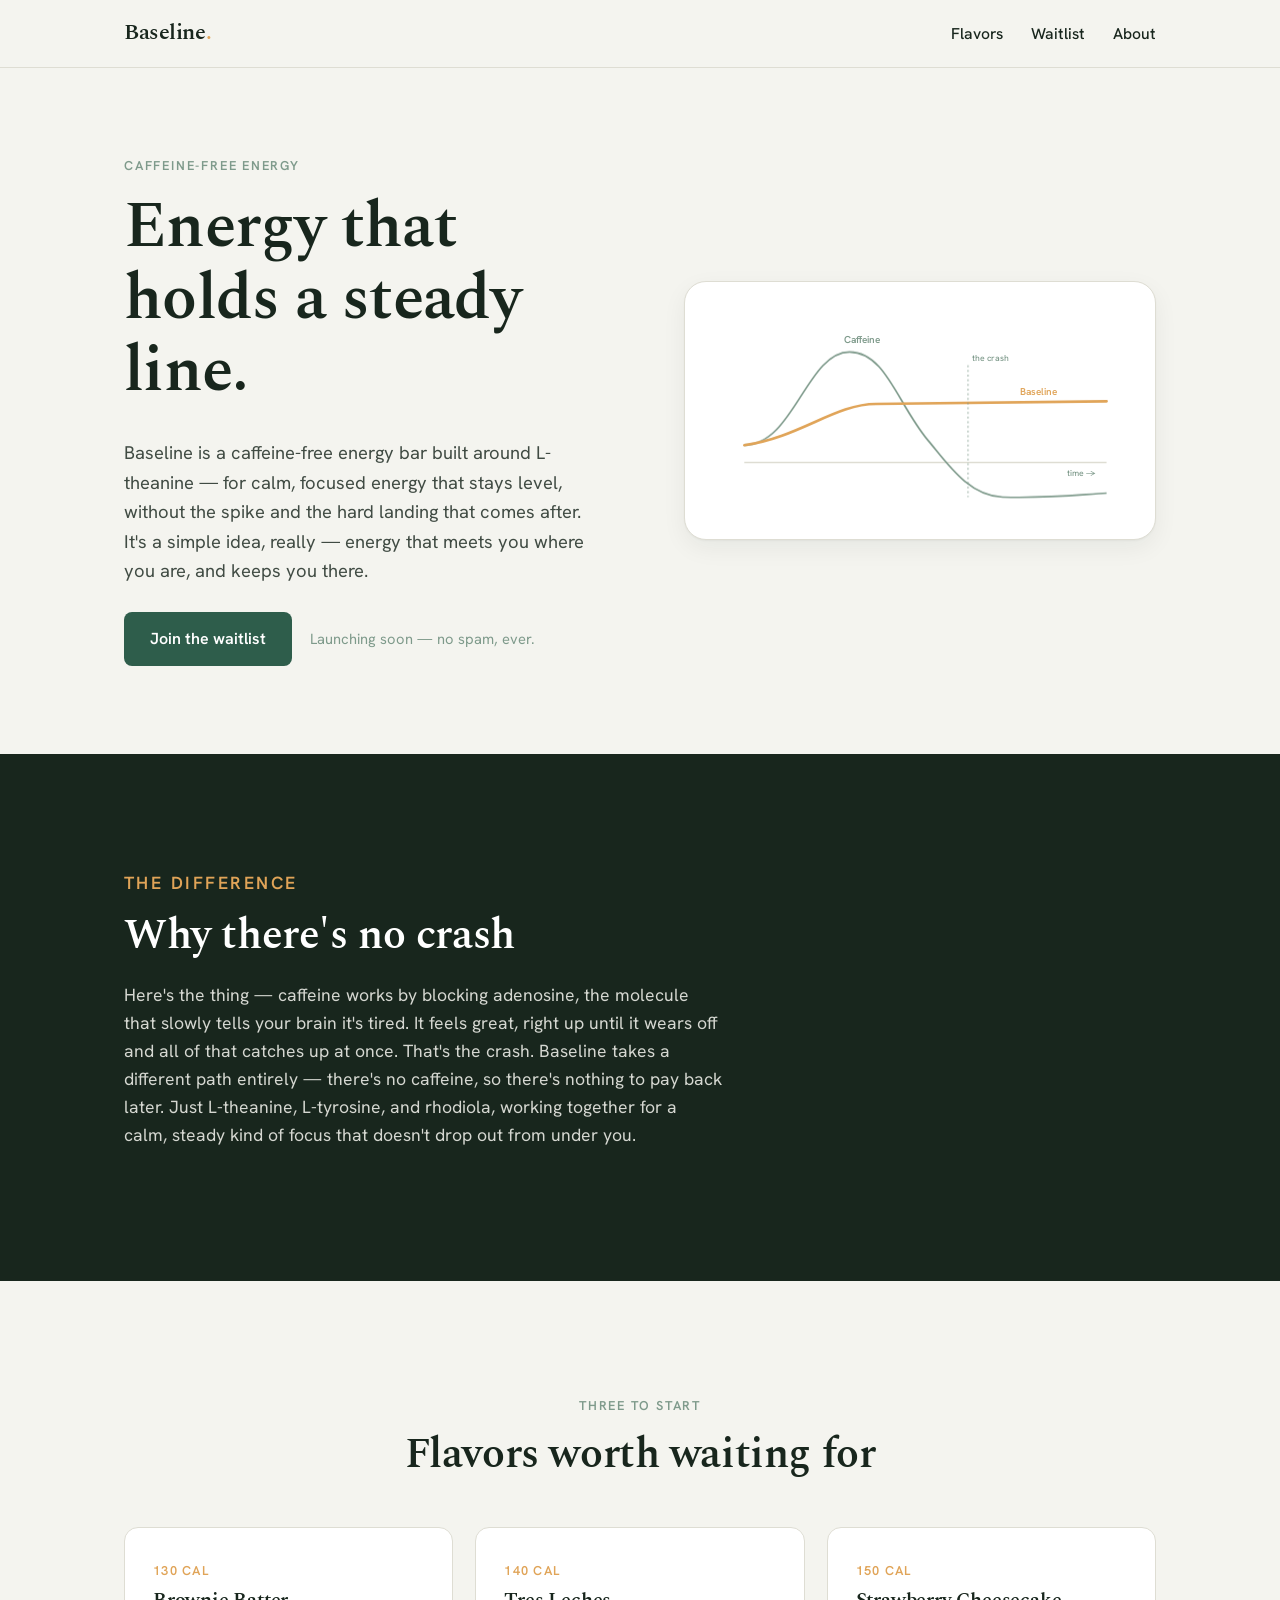
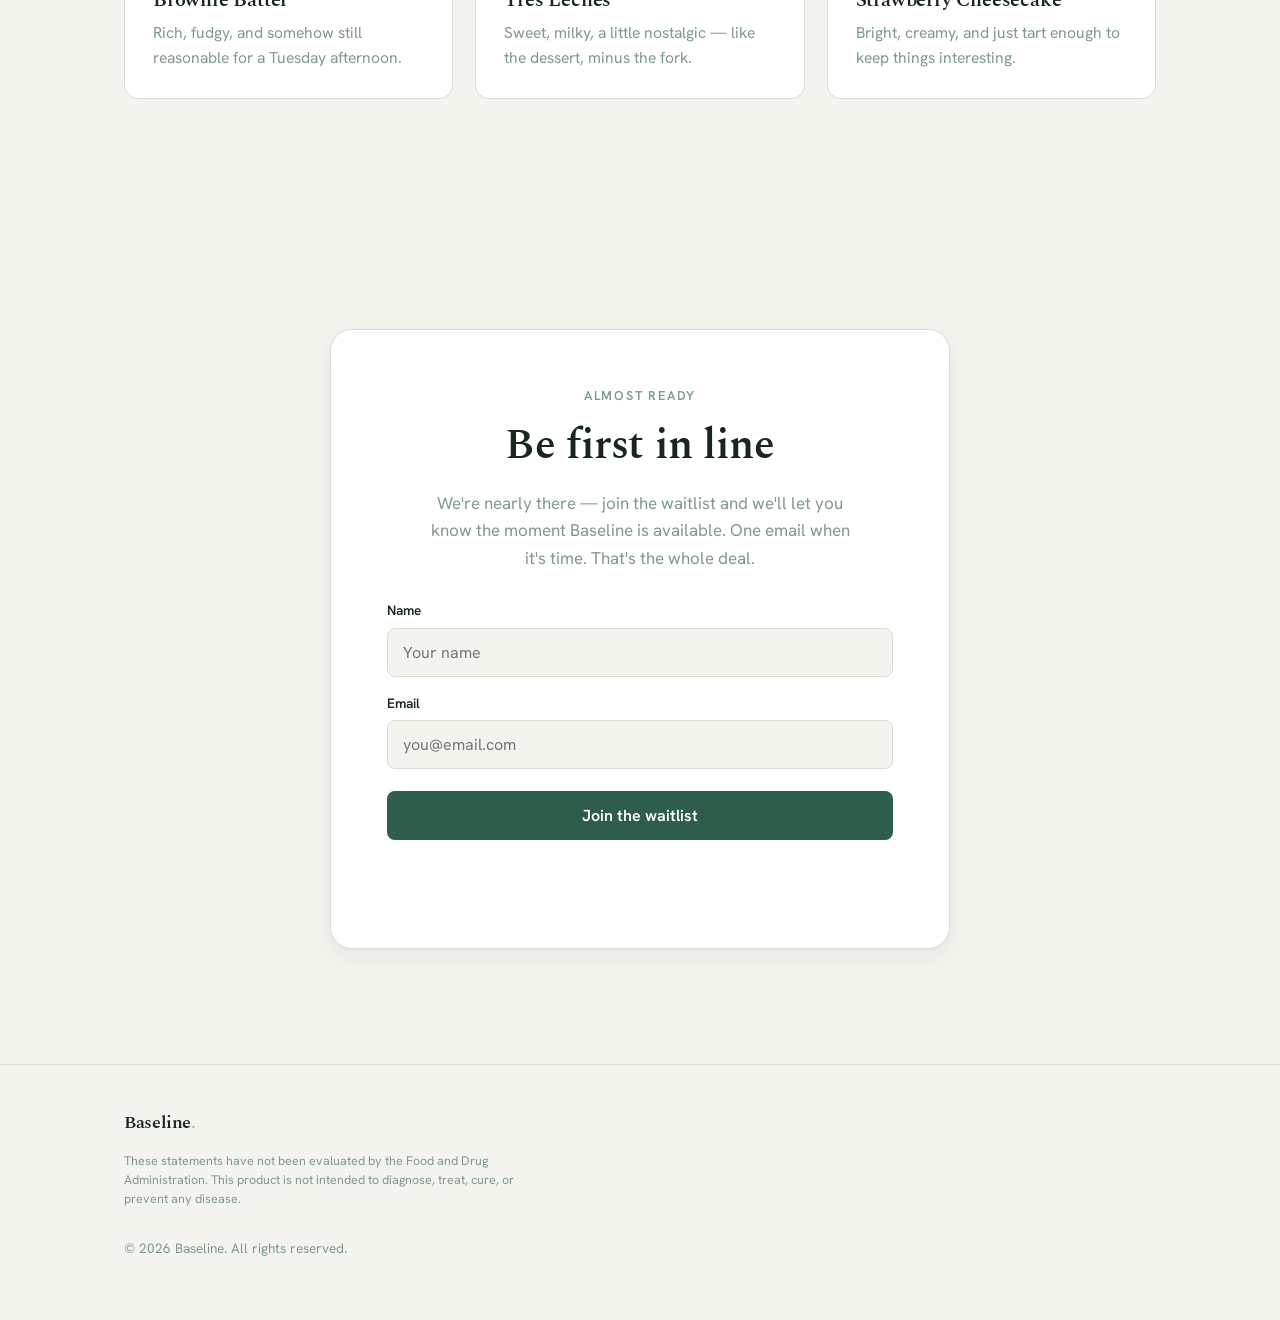
<file: index.html>
<!DOCTYPE html>
<html lang="en">
<head>
  <meta charset="UTF-8" />
  <meta name="viewport" content="width=device-width, initial-scale=1.0" />
  <title>Baseline — Steady, caffeine-free energy</title>
  <meta name="description" content="Baseline is a caffeine-free energy bar built around L-theanine for calm, steady focus — no spike, no crash." />

  <!-- Fonts. Swap these (and --font-* in styles.css) to restyle all text. -->
  <link rel="preconnect" href="https://fonts.googleapis.com" />
  <link rel="preconnect" href="https://fonts.gstatic.com" crossorigin />
  <link href="https://fonts.googleapis.com/css2?family=Hanken+Grotesk:wght@400;500;600;700&family=Spectral:ital,wght@0,400;0,500;0,600;1,500&display=swap" rel="stylesheet" />

  <link rel="stylesheet" href="styles.css" />
</head>
<body>

  <!-- ============================ NAV ============================ -->
  <!-- The wordmark IS the logo slot. Replace the text with an <img src="logo.svg"> when you have one. -->
  <nav class="nav">
    <div class="container">
      <a href="#top" class="wordmark">Baseline<span>.</span></a>
      <div class="nav-links">
        <a href="#flavors" class="hide-mobile">Flavors</a>
        <a href="#waitlist">Waitlist</a>
        <a href="about.html">About</a>
      </div>
    </div>
  </nav>

  <main id="top">

    <!-- ============================ HERO ========================== -->
    <section class="hero">
      <div class="container hero-grid">
        <div>
          <!-- EDIT COPY: hero headline + lede -->
          <p class="eyebrow">Caffeine-free energy</p>
          <h1>Energy that holds a steady line.</h1>
          <p class="lede">
            Baseline is a caffeine-free energy bar built around L-theanine — for calm,
            focused energy that stays level, without the spike and the hard landing that
            comes after. It's a simple idea, really — energy that meets you where you are,
            and keeps you there.
          </p>
          <div class="hero-cta">
            <a href="#waitlist" class="btn">Join the waitlist</a>
            <span class="note">Launching soon — no spam, ever.</span>
          </div>
        </div>

        <!-- SIGNATURE ELEMENT: the steady line vs. the caffeine spike-and-crash -->
        <div class="chart-card">
          <svg class="chart-svg" viewBox="0 0 640 320" role="img"
               aria-label="A chart comparing caffeine, which spikes then crashes, with Baseline, which rises and holds steady.">
            <!-- baseline axis -->
            <line class="axis" x1="56" y1="238" x2="600" y2="238" />
            <!-- caffeine: rises, peaks, crashes below the line, limps along -->
            <path class="line-caf" pathLength="1"
                  d="M56,212 C130,212 150,72 214,72 C268,72 286,150 332,205 C360,238 392,288 444,290 C520,292 562,286 600,284" />
            <!-- baseline: eases up to a plateau and stays -->
            <path class="line-base" pathLength="1"
                  d="M56,212 C140,200 192,150 254,150 C342,150 446,148 600,146" />
            <!-- "the crash" marker -->
            <line class="crash-mark" x1="392" y1="92" x2="392" y2="290" />
            <text class="chart-label label-caf"  x="206" y="58">Caffeine</text>
            <text class="chart-label label-base" x="470" y="136">Baseline</text>
            <text class="chart-label label-axis" x="398" y="86">the crash</text>
            <text class="chart-label label-axis" x="540" y="258">time →</text>
          </svg>
        </div>
      </div>
    </section>

    <!-- ===================== WHY NO CRASH ========================= -->
    <section class="crash block">
      <div class="container">
        <!-- EDIT COPY: the science pitch. Kept deliberately plain — see note from Claude. -->
        <p class="eyebrow">The difference</p>
        <h2>Why there's no crash</h2>
        <p>
          Here's the thing — caffeine works by blocking adenosine, the molecule that
          slowly tells your brain it's tired. It feels great, right up until it wears off
          and all of that catches up at once. That's the crash. Baseline takes a different
          path entirely — there's no caffeine, so there's nothing to pay back later. Just
          L-theanine, L-tyrosine, and rhodiola, working together for a calm, steady kind
          of focus that doesn't drop out from under you.
        </p>
      </div>
    </section>

    <!-- ========================= FLAVORS ========================== -->
    <section id="flavors" class="flavors block">
      <div class="container">
        <div class="head">
          <!-- EDIT COPY: flavors intro -->
          <p class="eyebrow">Three to start</p>
          <h2>Flavors worth waiting for</h2>
        </div>
        <div class="flavor-grid">
          <!-- EDIT COPY: flavor names, calories, and descriptions -->
          <article class="flavor">
            <span class="cal">130 cal</span>
            <h3>Brownie Batter</h3>
            <p>Rich, fudgy, and somehow still reasonable for a Tuesday afternoon.</p>
          </article>
          <article class="flavor">
            <span class="cal">140 cal</span>
            <h3>Tres Leches</h3>
            <p>Sweet, milky, a little nostalgic — like the dessert, minus the fork.</p>
          </article>
          <article class="flavor">
            <span class="cal">150 cal</span>
            <h3>Strawberry Cheesecake</h3>
            <p>Bright, creamy, and just tart enough to keep things interesting.</p>
          </article>
        </div>
      </div>
    </section>

    <!-- ======================== WAITLIST ========================== -->
    <section id="waitlist" class="waitlist block">
      <div class="container">
        <div class="panel">
          <!-- EDIT COPY: waitlist heading + blurb -->
          <p class="eyebrow">Almost ready</p>
          <h2>Be first in line</h2>
          <p>
            We're nearly there — join the waitlist and we'll let you know the moment
            Baseline is available. One email when it's time. That's the whole deal.
          </p>

          <!-- The form posts to your Google Apps Script. Set the URL in script.js. -->
          <form class="form" id="waitlist-form" novalidate>
            <div class="field">
              <label for="name">Name</label>
              <input type="text" id="name" name="name" autocomplete="name" placeholder="Your name" required />
            </div>
            <div class="field">
              <label for="email">Email</label>
              <input type="email" id="email" name="email" autocomplete="email" placeholder="you@email.com" required />
            </div>

            <!-- HONEYPOT: invisible to people. If anything fills it, we treat it as a bot. Leave it here. -->
            <div class="hp" aria-hidden="true">
              <label for="company">Company</label>
              <input type="text" id="company" name="company" tabindex="-1" autocomplete="off" />
            </div>

            <button type="submit" class="btn" id="submit-btn">Join the waitlist</button>
            <p class="form-status" id="form-status" role="status" aria-live="polite"></p>
          </form>
        </div>
      </div>
    </section>

  </main>

  <!-- =========================== FOOTER ========================== -->
  <footer class="footer">
    <div class="container">
      <a href="#top" class="wordmark">Baseline<span>.</span></a>
      <!-- EDIT COPY: supplement disclaimer. Keep something like this — see Claude's note. -->
      <p class="disclaimer">
        These statements have not been evaluated by the Food and Drug Administration.
        This product is not intended to diagnose, treat, cure, or prevent any disease.
      </p>
      <p class="copyright">© 2026 Baseline. All rights reserved.</p>
    </div>
  </footer>

  <script src="script.js" defer></script>
</body>
</html>
</file>
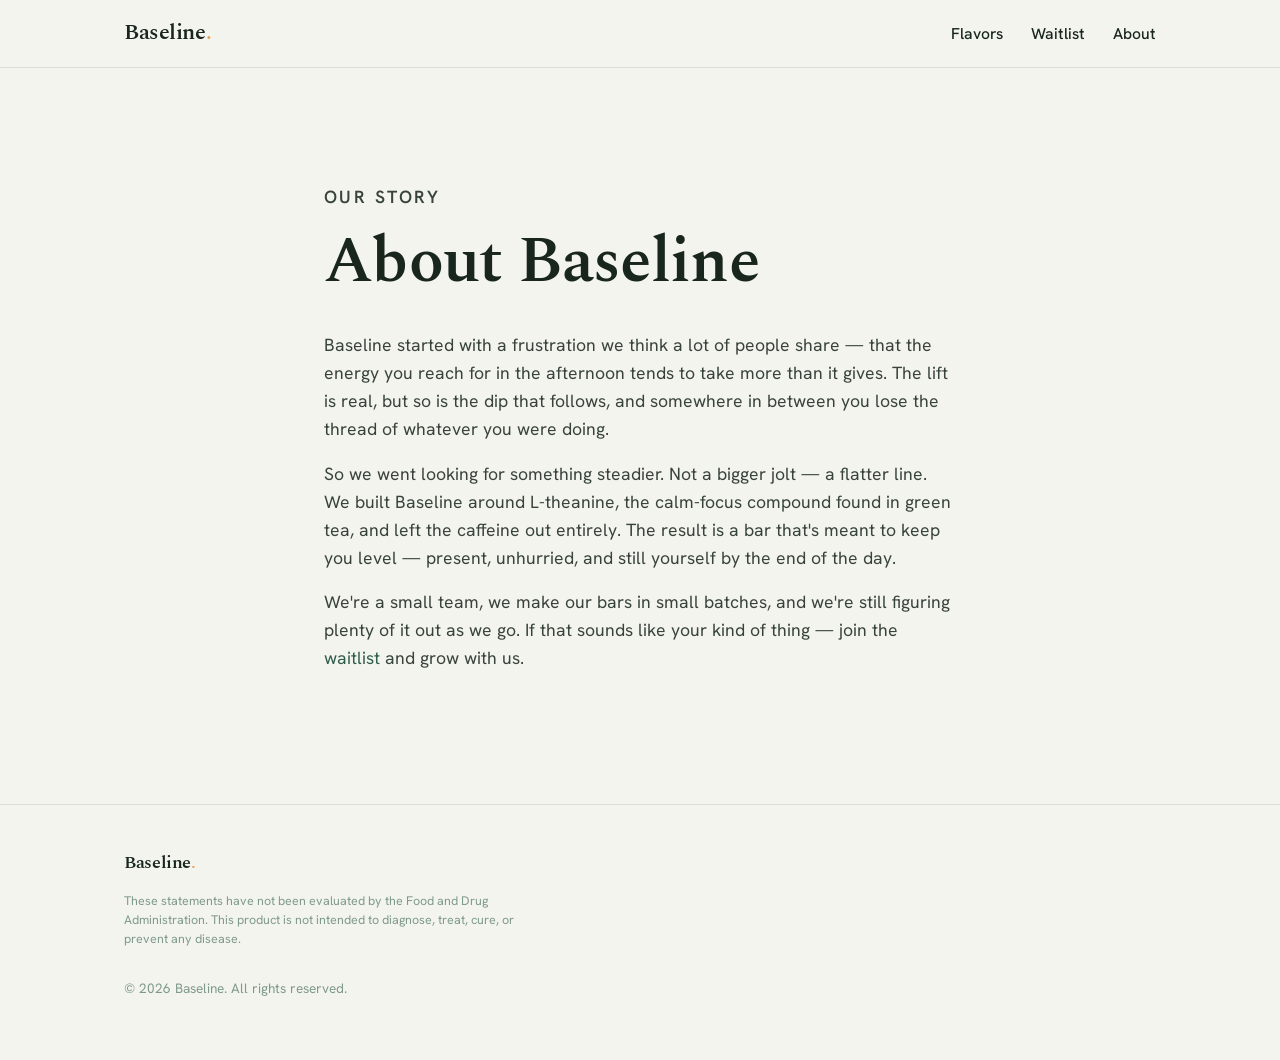
<file: about.html>
<!DOCTYPE html>
<html lang="en">
<head>
  <meta charset="UTF-8" />
  <meta name="viewport" content="width=device-width, initial-scale=1.0" />
  <title>About — Baseline</title>
  <meta name="description" content="The story behind Baseline — steady, caffeine-free energy." />

  <link rel="preconnect" href="https://fonts.googleapis.com" />
  <link rel="preconnect" href="https://fonts.gstatic.com" crossorigin />
  <link href="https://fonts.googleapis.com/css2?family=Hanken+Grotesk:wght@400;500;600;700&family=Spectral:ital,wght@0,400;0,500;0,600;1,500&display=swap" rel="stylesheet" />

  <link rel="stylesheet" href="styles.css" />
</head>
<body>

  <!-- Same nav as the homepage. Links back to homepage sections. -->
  <nav class="nav">
    <div class="container">
      <a href="index.html" class="wordmark">Baseline<span>.</span></a>
      <div class="nav-links">
        <a href="index.html#flavors" class="hide-mobile">Flavors</a>
        <a href="index.html#waitlist">Waitlist</a>
        <a href="about.html">About</a>
      </div>
    </div>
  </nav>

  <main>
    <section class="block">
      <div class="container about">
        <!-- EDIT COPY: the whole About story is placeholder. Make it yours. -->
        <p class="eyebrow">Our story</p>
        <h1>About Baseline</h1>
        <p>
          Baseline started with a frustration we think a lot of people share — that the
          energy you reach for in the afternoon tends to take more than it gives. The lift
          is real, but so is the dip that follows, and somewhere in between you lose the
          thread of whatever you were doing.
        </p>
        <p>
          So we went looking for something steadier. Not a bigger jolt — a flatter line.
          We built Baseline around L-theanine, the calm-focus compound found in green tea,
          and left the caffeine out entirely. The result is a bar that's meant to keep you
          level — present, unhurried, and still yourself by the end of the day.
        </p>
        <p>
          We're a small team, we make our bars in small batches, and we're still figuring
          plenty of it out as we go. If that sounds like your kind of thing — join the
          <a href="index.html#waitlist">waitlist</a> and grow with us.
        </p>
      </div>
    </section>
  </main>

  <footer class="footer">
    <div class="container">
      <a href="index.html" class="wordmark">Baseline<span>.</span></a>
      <p class="disclaimer">
        These statements have not been evaluated by the Food and Drug Administration.
        This product is not intended to diagnose, treat, cure, or prevent any disease.
      </p>
      <p class="copyright">© 2026 Baseline. All rights reserved.</p>
    </div>
  </footer>

</body>
</html>
</file>
<file: styles.css>
/* =================================================================
   BASELINE — STYLES
   =================================================================
   EVERYTHING YOU'LL WANT TO CHANGE LATER LIVES IN :root BELOW.
   Change a value once here and it updates across the whole site.
   - Colors: --color-*       (brand palette)
   - Fonts:  --font-*        (swap the families)
   - Shape:  --radius-*      (how round things are)
   No need to hunt through the rest of the file.
   ================================================================= */

:root {
  /* ---- BRAND COLORS (placeholder palette: "green tea & honey") ---- */
  --color-bg:        #F4F4EF;   /* page background        */
  --color-surface:   #FFFFFF;   /* cards / form           */
  --color-ink:       #18261D;   /* primary text + wordmark*/
  --color-primary:   #2E5D4B;   /* buttons, links         */
  --color-primary-d: #244B3C;   /* button hover (darker)  */
  --color-secondary: #7E9A8B;   /* muted text, the "caffeine" line */
  --color-accent:    #E0A458;   /* the steady "Baseline" line, highlights */
  --color-line:      #DEDDD3;   /* hairline borders       */
  --color-error:     #B4452F;   /* form error text        */

  /* ---- TYPOGRAPHY (swap these two families to restyle all text) ---- */
  --font-display: "Spectral", Georgia, serif;            /* headings   */
  --font-body:    "Hanken Grotesk", system-ui, sans-serif;/* everything else */

  /* ---- SHAPE & SPACING ---- */
  --radius-sm: 8px;
  --radius-md: 14px;
  --radius-lg: 22px;
  --container: 1080px;          /* max content width      */
  --nav-h: 68px;                /* sticky nav height      */

  --shadow-soft: 0 1px 2px rgba(24,38,29,.04), 0 8px 24px rgba(24,38,29,.06);
  --transition: 180ms ease;
}

/* ----------------------------- RESET ----------------------------- */
*, *::before, *::after { box-sizing: border-box; }
html { scroll-behavior: smooth; }
body {
  margin: 0;
  font-family: var(--font-body);
  font-size: 17px;
  line-height: 1.6;
  color: var(--color-ink);
  background: var(--color-bg);
  -webkit-font-smoothing: antialiased;
}
img, svg { display: block; max-width: 100%; }
a { color: var(--color-primary); text-decoration: none; }
a:hover { text-decoration: underline; }

/* --------------------------- TYPOGRAPHY -------------------------- */
h1, h2, h3 {
  font-family: var(--font-display);
  font-weight: 600;
  line-height: 1.12;
  letter-spacing: -0.01em;
  margin: 0 0 .5em;
}
h1 { font-size: clamp(2.4rem, 5.5vw, 4rem); }
h2 { font-size: clamp(1.8rem, 3.5vw, 2.6rem); }
h3 { font-size: 1.25rem; }
p  { margin: 0 0 1rem; }

.eyebrow {
  font-family: var(--font-body);
  font-weight: 600;
  font-size: .8rem;
  letter-spacing: .14em;
  text-transform: uppercase;
  color: var(--color-secondary);
  margin: 0 0 1rem;
}

/* ---------------------------- LAYOUT ----------------------------- */
.container {
  width: 100%;
  max-width: var(--container);
  margin-inline: auto;
  padding-inline: 24px;
}
.block { padding-block: clamp(64px, 9vw, 120px); }
/* sections you can scroll to need clearance under the sticky nav */
[id] { scroll-margin-top: calc(var(--nav-h) + 16px); }

/* ------------------------------ NAV ------------------------------ */
.nav {
  position: sticky;
  top: 0;
  z-index: 50;
  height: var(--nav-h);
  display: flex;
  align-items: center;
  background: color-mix(in srgb, var(--color-bg) 88%, transparent);
  backdrop-filter: saturate(140%) blur(8px);
  border-bottom: 1px solid var(--color-line);
}
.nav .container { display: flex; align-items: center; justify-content: space-between; }
.wordmark {
  font-family: var(--font-display);
  font-weight: 600;
  font-size: 1.35rem;
  letter-spacing: -0.02em;
  color: var(--color-ink);
}
.wordmark:hover { text-decoration: none; }
.wordmark span { color: var(--color-accent); } /* the dot — easy to swap for a logo */
.nav-links { display: flex; gap: 28px; align-items: center; }
.nav-links a {
  color: var(--color-ink);
  font-size: .98rem;
  font-weight: 500;
}
.nav-links a:hover { color: var(--color-primary); text-decoration: none; }

/* ---------------------------- BUTTONS ---------------------------- */
.btn {
  display: inline-block;
  font-family: var(--font-body);
  font-weight: 600;
  font-size: 1rem;
  color: #fff;
  background: var(--color-primary);
  border: none;
  border-radius: var(--radius-sm);
  padding: 14px 26px;
  cursor: pointer;
  transition: background var(--transition), transform var(--transition);
}
.btn:hover { background: var(--color-primary-d); text-decoration: none; }
.btn:active { transform: translateY(1px); }

/* ------------------------------ HERO ----------------------------- */
.hero { padding-block: clamp(48px, 7vw, 88px); }
.hero-grid {
  display: grid;
  grid-template-columns: 1.05fr 1fr;
  gap: clamp(32px, 5vw, 72px);
  align-items: center;
}
.hero p.lede {
  font-size: 1.15rem;
  color: color-mix(in srgb, var(--color-ink) 82%, transparent);
  max-width: 46ch;
}
.hero-cta { margin-top: 1.6rem; display: flex; align-items: center; gap: 18px; }
.hero-cta .note { font-size: .92rem; color: var(--color-secondary); }

/* the signature chart */
.chart-card {
  background: var(--color-surface);
  border: 1px solid var(--color-line);
  border-radius: var(--radius-lg);
  padding: 22px;
  box-shadow: var(--shadow-soft);
}
.chart-svg { width: 100%; height: auto; }
.axis        { stroke: var(--color-line); stroke-width: 2; }
.line-caf    { fill: none; stroke: var(--color-secondary); stroke-width: 2.5; stroke-dasharray: 6 6; }
.line-base   { fill: none; stroke: var(--color-accent); stroke-width: 4; stroke-linecap: round; }
.crash-mark  { stroke: var(--color-secondary); stroke-width: 1.5; stroke-dasharray: 3 4; opacity: .8; }
.chart-label { font-family: var(--font-body); font-size: 15px; font-weight: 600; }
.label-caf   { fill: var(--color-secondary); }
.label-base  { fill: var(--color-accent); }
.label-axis  { fill: var(--color-secondary); font-weight: 500; font-size: 13px; }

/* draw-in animation for the two lines */
.line-base, .line-caf { stroke-dasharray: 1; stroke-dashoffset: 1; pathLength: 1; }
.line-base { animation: draw 1.5s ease .2s forwards; }
.line-caf  { animation: draw 1.5s ease .2s forwards; stroke-dasharray: 6 6; stroke-dashoffset: 0; opacity: 0; animation-name: fade; }
@keyframes draw { to { stroke-dashoffset: 0; } }
@keyframes fade { to { opacity: 1; } }

/* --------------------- "WHY NO CRASH" SECTION -------------------- */
.crash {
  background: var(--color-ink);
  color: var(--color-bg);
}
.crash .eyebrow { color: var(--color-accent); }
.crash h2 { color: #fff; }
.crash p {
  max-width: 60ch;
  color: color-mix(in srgb, var(--color-bg) 86%, transparent);
  font-size: 1.1rem;
}

/* ---------------------------- FLAVORS ---------------------------- */
.flavors .head { text-align: center; max-width: 52ch; margin-inline: auto; }
.flavor-grid {
  display: grid;
  grid-template-columns: repeat(3, 1fr);
  gap: 22px;
  margin-top: 48px;
}
.flavor {
  background: var(--color-surface);
  border: 1px solid var(--color-line);
  border-radius: var(--radius-md);
  padding: 28px;
  transition: transform var(--transition), box-shadow var(--transition);
}
.flavor:hover { transform: translateY(-4px); box-shadow: var(--shadow-soft); }
.flavor .cal {
  font-family: var(--font-body);
  font-size: .8rem;
  font-weight: 600;
  letter-spacing: .1em;
  text-transform: uppercase;
  color: var(--color-accent);
}
.flavor h3 { margin: .4rem 0 .5rem; }
.flavor p { color: var(--color-secondary); font-size: .98rem; margin: 0; }

/* ---------------------------- WAITLIST --------------------------- */
.waitlist .panel {
  background: var(--color-surface);
  border: 1px solid var(--color-line);
  border-radius: var(--radius-lg);
  box-shadow: var(--shadow-soft);
  padding: clamp(32px, 5vw, 56px);
  max-width: 620px;
  margin-inline: auto;
  text-align: center;
}
.waitlist .panel p { color: var(--color-secondary); max-width: 44ch; margin-inline: auto; }
.form { margin-top: 28px; text-align: left; }
.field { margin-bottom: 16px; }
.field label {
  display: block;
  font-size: .85rem;
  font-weight: 600;
  margin-bottom: 6px;
  color: var(--color-ink);
}
.field input {
  width: 100%;
  font-family: var(--font-body);
  font-size: 1rem;
  color: var(--color-ink);
  background: var(--color-bg);
  border: 1px solid var(--color-line);
  border-radius: var(--radius-sm);
  padding: 13px 15px;
  transition: border-color var(--transition), box-shadow var(--transition);
}
.field input:focus {
  outline: none;
  border-color: var(--color-primary);
  box-shadow: 0 0 0 3px color-mix(in srgb, var(--color-primary) 18%, transparent);
}
.form .btn { width: 100%; margin-top: 6px; }
.form-status { margin-top: 14px; font-size: .95rem; min-height: 1.4em; text-align: center; }
.form-status.is-error   { color: var(--color-error); }
.form-status.is-success { color: var(--color-primary); font-weight: 600; }

/* the honeypot: hidden from people, tempting to bots. Do not remove. */
.hp {
  position: absolute;
  left: -9999px;
  width: 1px;
  height: 1px;
  overflow: hidden;
}

/* ----------------------------- FOOTER ---------------------------- */
.footer {
  border-top: 1px solid var(--color-line);
  padding-block: 44px;
}
.footer .container { display: flex; flex-direction: column; gap: 14px; }
.footer .wordmark { font-size: 1.15rem; }
.disclaimer { font-size: .78rem; color: var(--color-secondary); max-width: 60ch; line-height: 1.5; }
.copyright  { font-size: .85rem; color: var(--color-secondary); }

/* ------------------------- ABOUT PAGE ---------------------------- */
.about { max-width: 680px; margin-inline: auto; }
.about p { font-size: 1.1rem; color: color-mix(in srgb, var(--color-ink) 86%, transparent); }

/* ---------------------------- RESPONSIVE ------------------------- */
@media (max-width: 820px) {
  .hero-grid   { grid-template-columns: 1fr; }
  .chart-card  { order: -1; }
  .flavor-grid { grid-template-columns: 1fr; }
  .nav-links   { gap: 18px; }
  .nav-links a { font-size: .9rem; }
}
@media (max-width: 480px) {
  .nav-links .hide-mobile { display: none; } /* hide a link or two on tiny screens */
  body { font-size: 16px; }
}

/* -------------------- ACCESSIBILITY: REDUCED MOTION -------------- */
@media (prefers-reduced-motion: reduce) {
  html { scroll-behavior: auto; }
  .line-base, .line-caf { animation: none; stroke-dashoffset: 0; opacity: 1; }
  .flavor:hover { transform: none; }
}
:focus-visible { outline: 2px solid var(--color-primary); outline-offset: 2px; }
</file>
